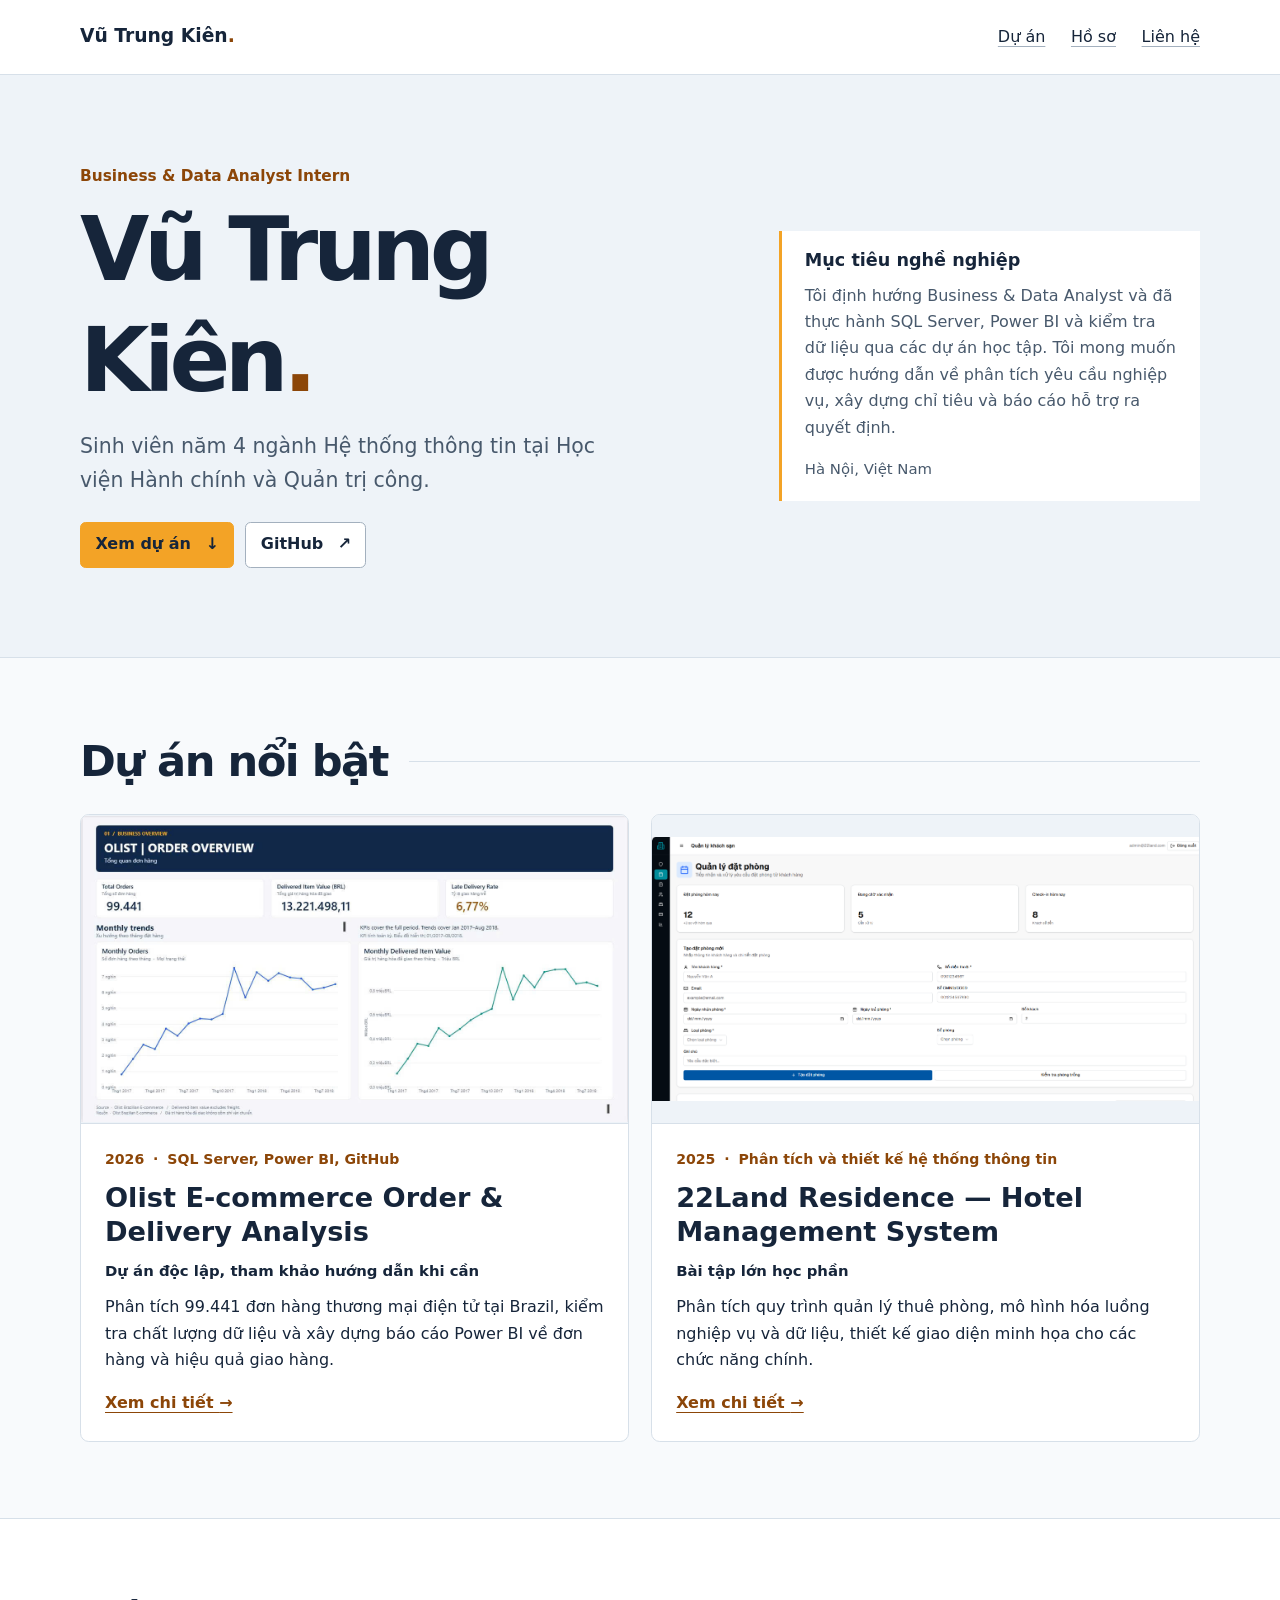
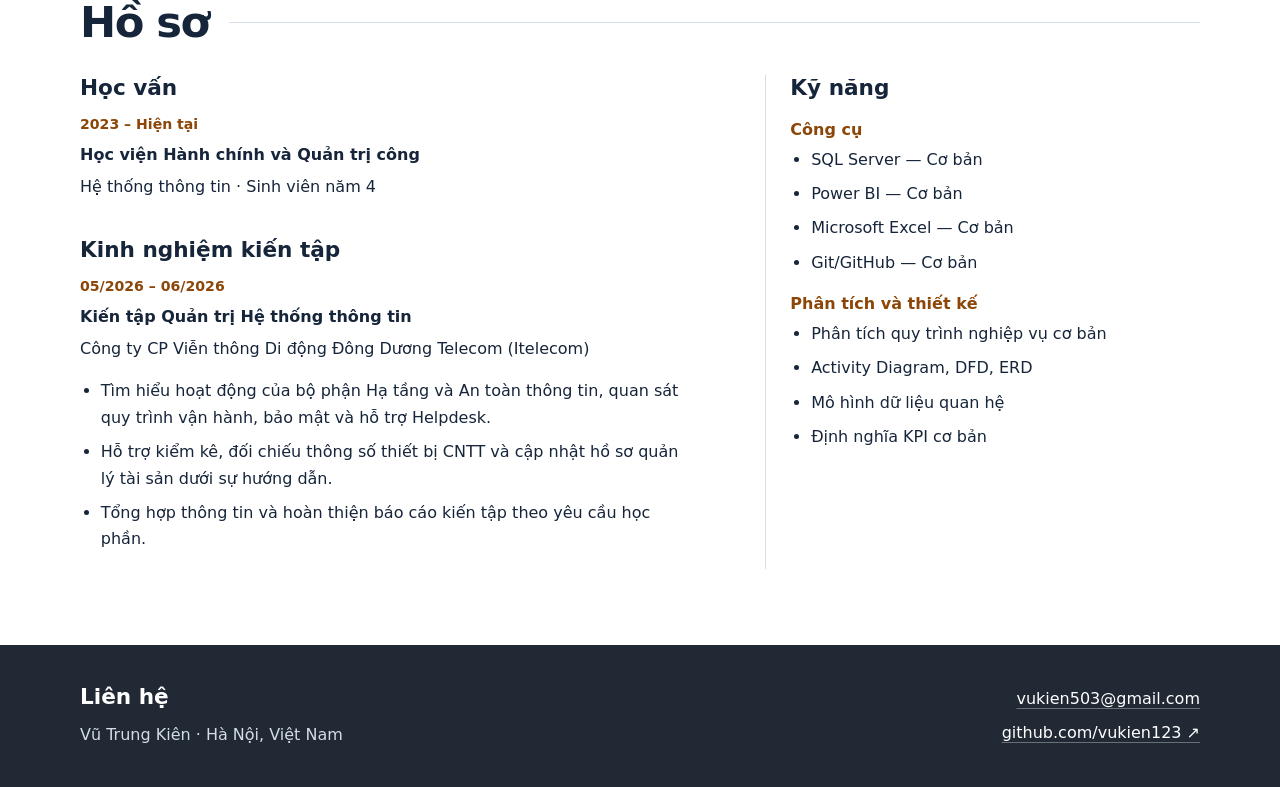
<file: index.html>
<!doctype html>
<html lang="vi">
<head>
  <meta charset="utf-8">
  <meta name="viewport" content="width=device-width, initial-scale=1">
  <meta name="description" content="Portfolio của Vũ Trung Kiên, ứng tuyển Business &amp; Data Analyst Intern.">
  <title>Vũ Trung Kiên | Business &amp; Data Analyst Intern</title>
  <link rel="stylesheet" href="assets/site.css">
</head>
<body>
  <a class="skip" href="#main">Đến nội dung chính</a>
  <header class="site-header">
    <nav class="wrap nav" aria-label="Điều hướng chính">
      <a class="brand" href="index.html" aria-current="page">Vũ Trung Kiên<span>.</span></a>
      <div class="nav-links"><a href="#du-an">Dự án</a><a href="#ho-so">Hồ sơ</a><a href="#lien-he">Liên hệ</a></div>
    </nav>
  </header>
  <main id="main">
    <section class="hero" aria-labelledby="hero-title">
      <div class="wrap hero-grid">
        <div>
          <p class="eyebrow">Business &amp; Data Analyst Intern</p>
          <h1 id="hero-title">Vũ Trung Kiên<span>.</span></h1>
          <p class="intro">Sinh viên năm 4 ngành Hệ thống thông tin tại Học viện Hành chính và Quản trị công.</p>
          <div class="actions"><a class="button" href="#du-an">Xem dự án <span aria-hidden="true">↓</span></a><a class="button secondary" href="https://github.com/vukien123">GitHub <span aria-hidden="true">↗</span></a></div>
        </div>
        <aside class="hero-note" aria-labelledby="objective-title">
          <h2 id="objective-title">Mục tiêu nghề nghiệp</h2>
          <p>Tôi định hướng Business &amp; Data Analyst và đã thực hành SQL Server, Power BI và kiểm tra dữ liệu qua các dự án học tập. Tôi mong muốn được hướng dẫn về phân tích yêu cầu nghiệp vụ, xây dựng chỉ tiêu và báo cáo hỗ trợ ra quyết định.</p>
          <p class="location">Hà Nội, Việt Nam</p>
        </aside>
      </div>
    </section>

    <section id="du-an" class="wrap section" aria-labelledby="projects-title">
      <div class="section-heading"><h2 id="projects-title">Dự án nổi bật</h2></div>
      <div class="project-grid">
        <article class="project-card">
          <a href="olist.html" class="project-image" tabindex="-1" aria-hidden="true"><img src="assets/dashboard_overview.png" width="1328" height="742" alt=""></a>
          <div class="card-copy">
            <p class="meta">2026 <span>·</span> SQL Server, Power BI, GitHub</p>
            <h3><a href="olist.html">Olist E-commerce Order &amp; Delivery Analysis</a></h3>
            <p class="role">Dự án độc lập, tham khảo hướng dẫn khi cần</p>
            <p>Phân tích 99.441 đơn hàng thương mại điện tử tại Brazil, kiểm tra chất lượng dữ liệu và xây dựng báo cáo Power BI về đơn hàng và hiệu quả giao hàng.</p>
            <a class="text-link" href="olist.html" aria-label="Xem chi tiết dự án Olist">Xem chi tiết <span aria-hidden="true">→</span></a>
          </div>
        </article>
        <article class="project-card">
          <a href="22land.html" class="project-image" tabindex="-1" aria-hidden="true"><img src="assets/booking-ui.png" width="1299" height="627" alt=""></a>
          <div class="card-copy">
            <p class="meta">2025 <span>·</span> Phân tích và thiết kế hệ thống thông tin</p>
            <h3><a href="22land.html">22Land Residence — Hotel Management System</a></h3>
            <p class="role">Bài tập lớn học phần</p>
            <p>Phân tích quy trình quản lý thuê phòng, mô hình hóa luồng nghiệp vụ và dữ liệu, thiết kế giao diện minh họa cho các chức năng chính.</p>
            <a class="text-link" href="22land.html" aria-label="Xem chi tiết dự án 22Land Residence">Xem chi tiết <span aria-hidden="true">→</span></a>
          </div>
        </article>
      </div>
    </section>

    <section id="ho-so" class="profile-section" aria-labelledby="profile-title">
      <div class="wrap section">
        <div class="section-heading"><h2 id="profile-title">Hồ sơ</h2></div>
        <div class="profile-grid">
          <div>
            <section class="profile-block" aria-labelledby="education-title">
              <h3 id="education-title">Học vấn</h3>
              <p class="meta">2023 – Hiện tại</p>
              <p><strong>Học viện Hành chính và Quản trị công</strong></p>
              <p>Hệ thống thông tin · Sinh viên năm 4</p>
            </section>
            <section class="profile-block" aria-labelledby="intern-title">
              <h3 id="intern-title">Kinh nghiệm kiến tập</h3>
              <p class="meta">05/2026 – 06/2026</p>
              <p><strong>Kiến tập Quản trị Hệ thống thông tin</strong></p>
              <p>Công ty CP Viễn thông Di động Đông Dương Telecom (Itelecom)</p>
              <ul>
                <li>Tìm hiểu hoạt động của bộ phận Hạ tầng và An toàn thông tin, quan sát quy trình vận hành, bảo mật và hỗ trợ Helpdesk.</li>
                <li>Hỗ trợ kiểm kê, đối chiếu thông số thiết bị CNTT và cập nhật hồ sơ quản lý tài sản dưới sự hướng dẫn.</li>
                <li>Tổng hợp thông tin và hoàn thiện báo cáo kiến tập theo yêu cầu học phần.</li>
              </ul>
            </section>
          </div>
          <section class="profile-block skills" aria-labelledby="skills-title">
            <h3 id="skills-title">Kỹ năng</h3>
            <h4>Công cụ</h4>
            <ul><li>SQL Server — Cơ bản</li><li>Power BI — Cơ bản</li><li>Microsoft Excel — Cơ bản</li><li>Git/GitHub — Cơ bản</li></ul>
            <h4>Phân tích và thiết kế</h4>
            <ul><li>Phân tích quy trình nghiệp vụ cơ bản</li><li>Activity Diagram, DFD, ERD</li><li>Mô hình dữ liệu quan hệ</li><li>Định nghĩa KPI cơ bản</li></ul>
          </section>
        </div>
      </div>
    </section>
  </main>
  <footer class="site-footer" id="lien-he">
    <div class="wrap footer-grid"><div><h2>Liên hệ</h2><p>Vũ Trung Kiên · Hà Nội, Việt Nam</p></div><div class="footer-links"><a href="mailto:vukien503@gmail.com">vukien503@gmail.com</a><a href="https://github.com/vukien123">github.com/vukien123 <span aria-hidden="true">↗</span></a></div></div>
  </footer>
</body>
</html>
</file>
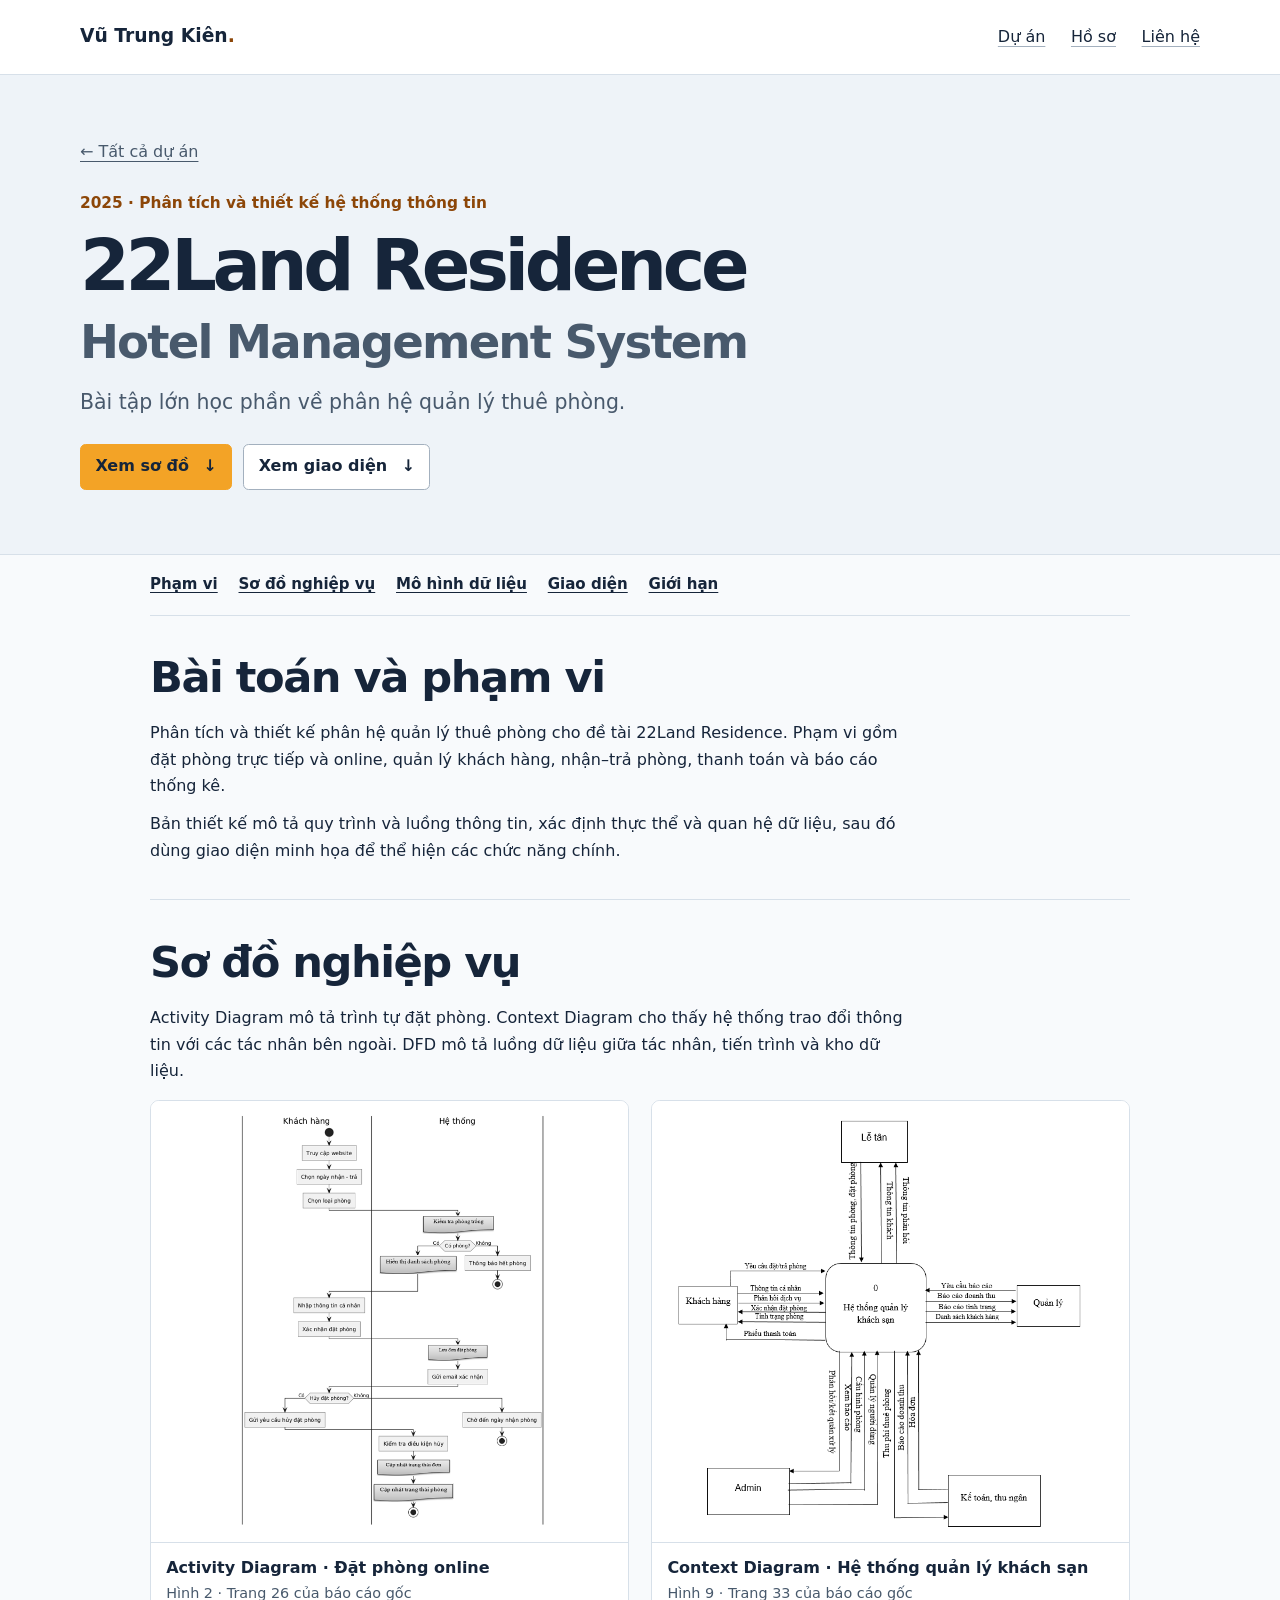
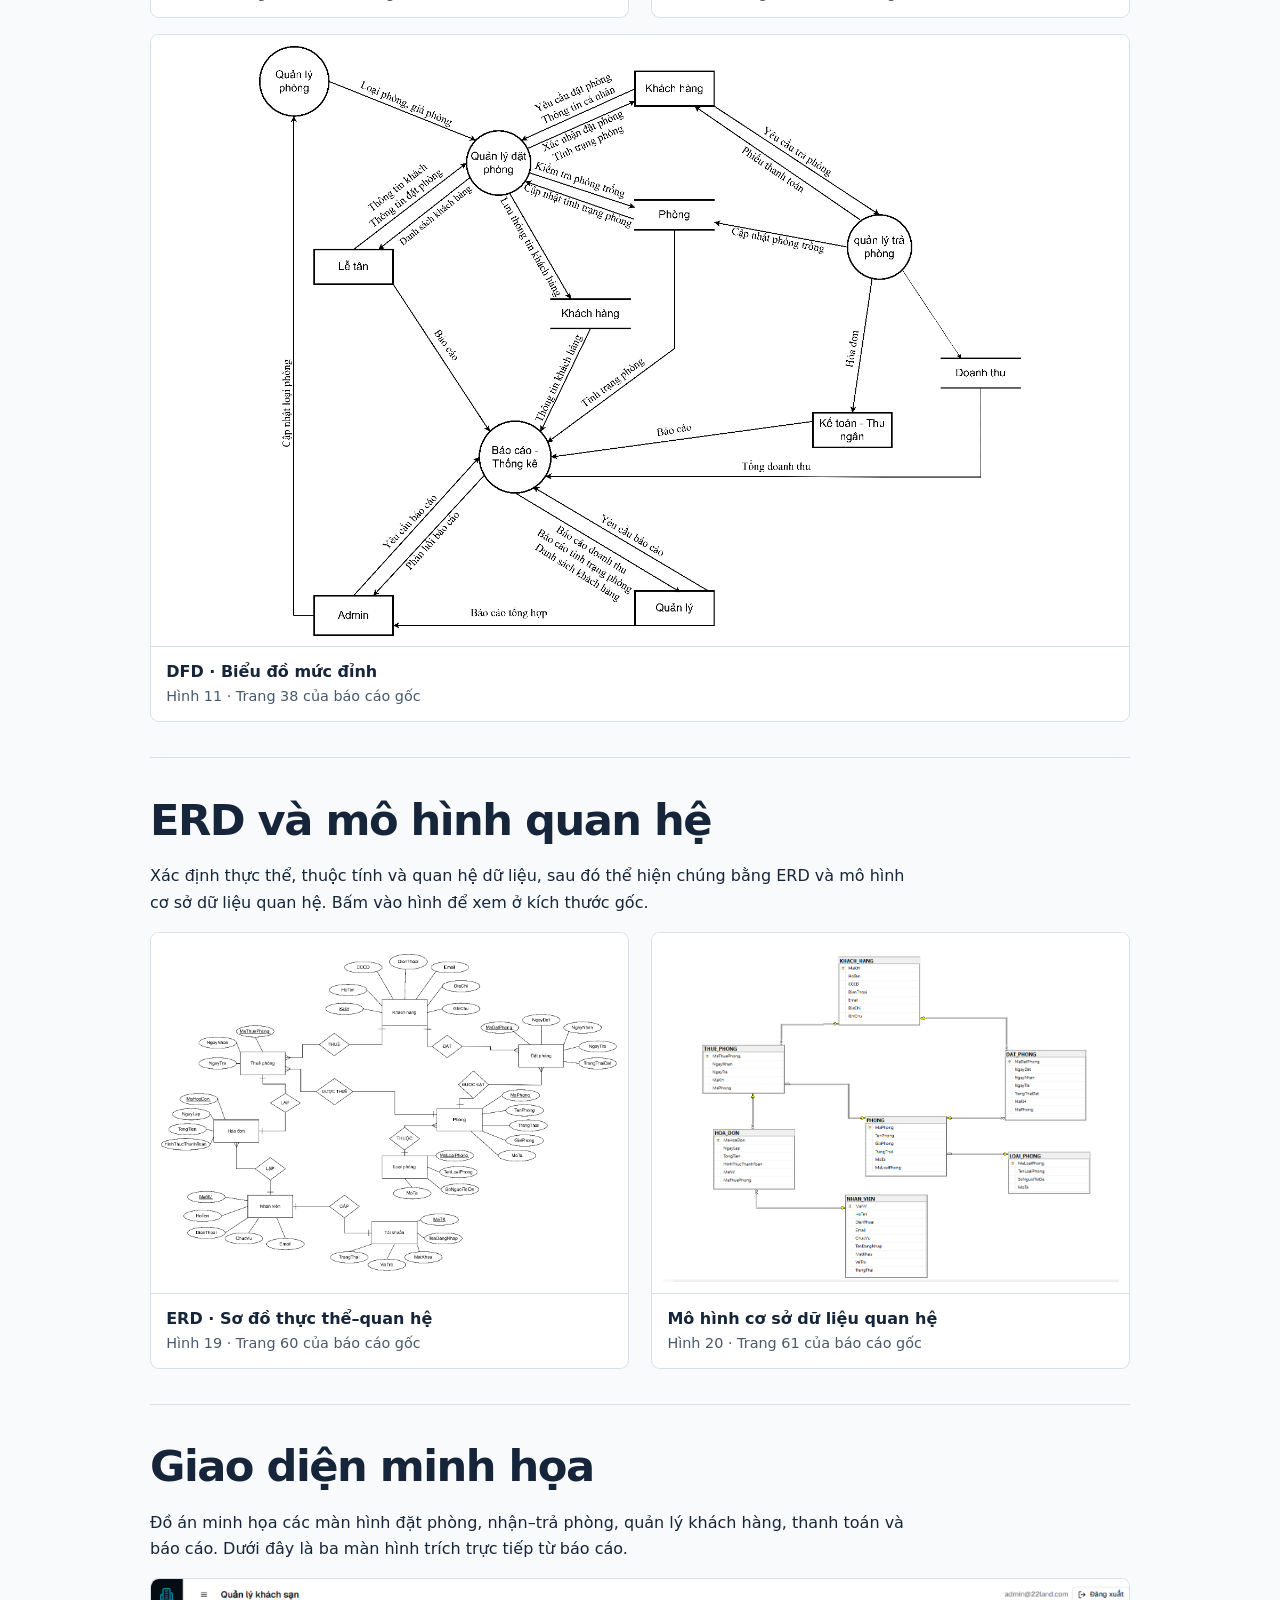
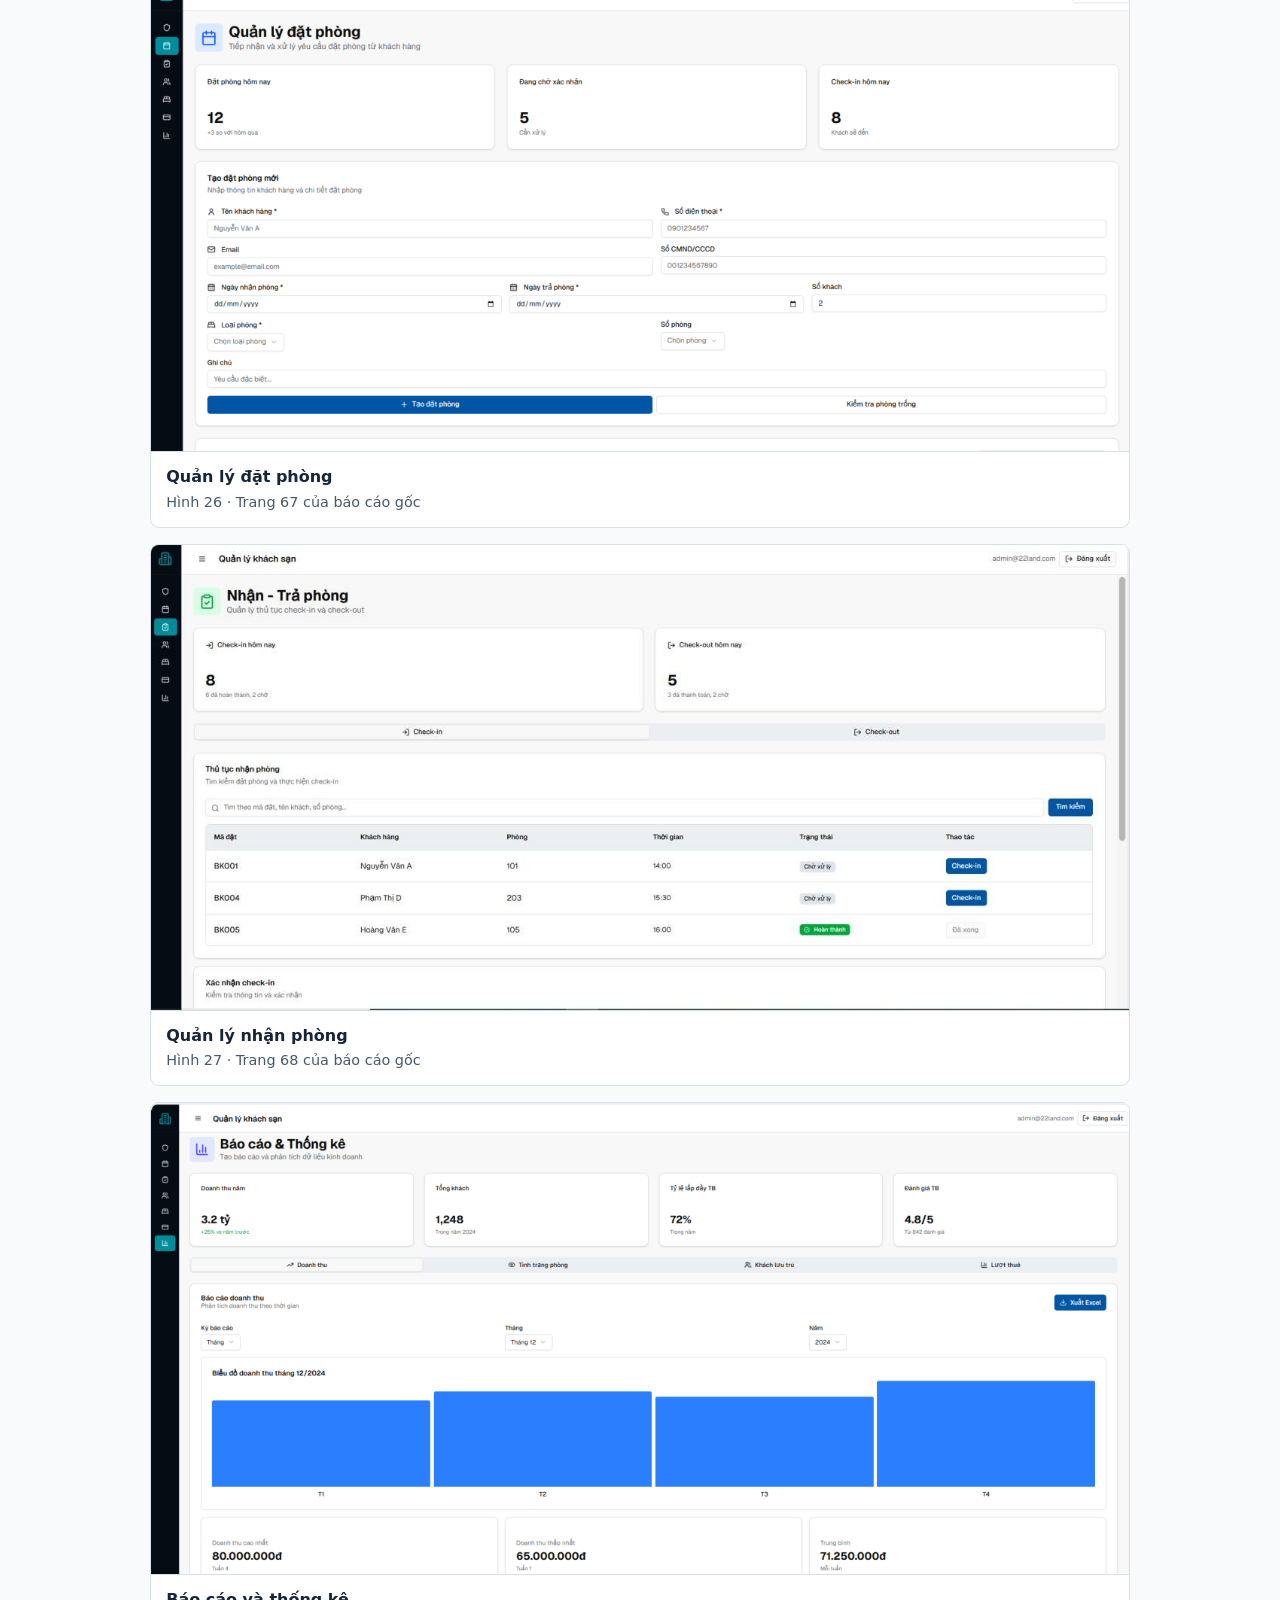
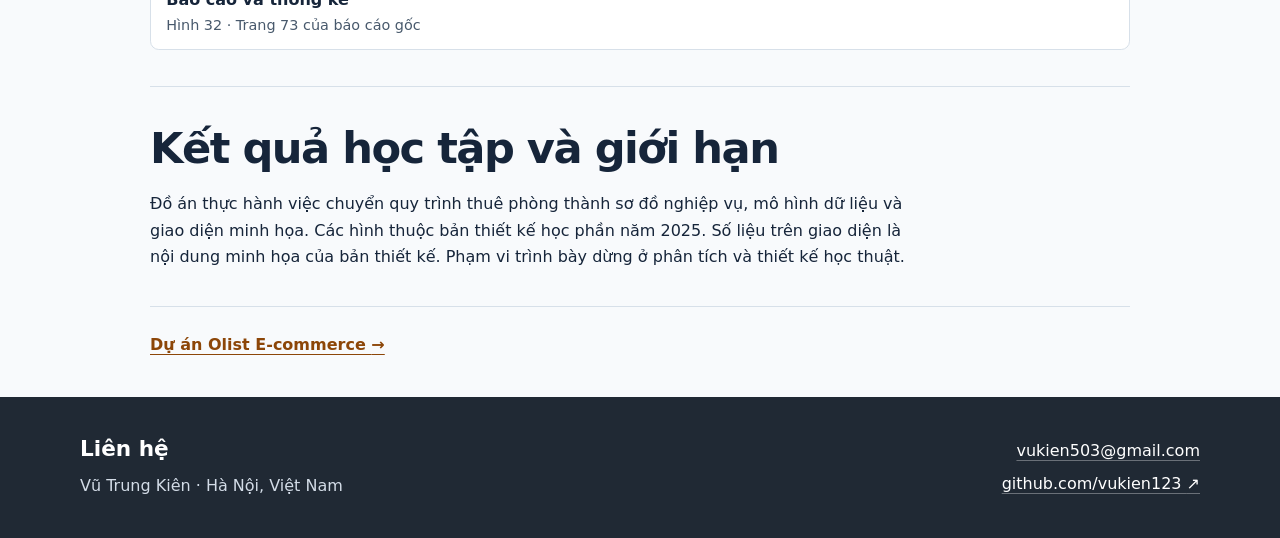
<file: 22land.html>
<!doctype html>
<html lang="vi">
<head>
  <meta charset="utf-8">
  <meta name="viewport" content="width=device-width, initial-scale=1">
  <meta name="description" content="Đồ án học phần về phân tích và thiết kế phân hệ quản lý thuê phòng 22Land Residence.">
  <title>22Land Residence — Hotel Management System | Vũ Trung Kiên</title>
  <link rel="stylesheet" href="assets/site.css">
</head>
<body>
  <a class="skip" href="#main">Đến nội dung chính</a>
  <header class="site-header"><nav class="wrap nav" aria-label="Điều hướng chính"><a class="brand" href="index.html">Vũ Trung Kiên<span>.</span></a><div class="nav-links"><a href="index.html#du-an">Dự án</a><a href="index.html#ho-so">Hồ sơ</a><a href="index.html#lien-he">Liên hệ</a></div></nav></header>
  <main id="main">
    <section class="hero case-hero" aria-labelledby="case-title">
      <div class="wrap">
        <a class="back-link" href="index.html#du-an">← Tất cả dự án</a>
        <p class="eyebrow">2025 · Phân tích và thiết kế hệ thống thông tin</p>
        <h1 id="case-title">22Land Residence<span class="title-sub">Hotel Management System</span></h1>
        <p class="intro">Bài tập lớn học phần về phân hệ quản lý thuê phòng.</p>
        <div class="actions"><a class="button" href="#so-do">Xem sơ đồ <span aria-hidden="true">↓</span></a><a class="button secondary" href="#giao-dien">Xem giao diện <span aria-hidden="true">↓</span></a></div>
      </div>
    </section>

    <div class="wrap case-content">
      <nav class="section-nav" aria-label="Nội dung dự án"><a href="#pham-vi">Phạm vi</a><a href="#so-do">Sơ đồ nghiệp vụ</a><a href="#du-lieu">Mô hình dữ liệu</a><a href="#giao-dien">Giao diện</a><a href="#gioi-han">Giới hạn</a></nav>

      <section class="case-section" id="pham-vi">
        <h2>Bài toán và phạm vi</h2>
        <p>Phân tích và thiết kế phân hệ quản lý thuê phòng cho đề tài 22Land Residence. Phạm vi gồm đặt phòng trực tiếp và online, quản lý khách hàng, nhận–trả phòng, thanh toán và báo cáo thống kê.</p>
        <p>Bản thiết kế mô tả quy trình và luồng thông tin, xác định thực thể và quan hệ dữ liệu, sau đó dùng giao diện minh họa để thể hiện các chức năng chính.</p>
      </section>

      <section class="case-section" id="so-do">
        <h2>Sơ đồ nghiệp vụ</h2>
        <p>Activity Diagram mô tả trình tự đặt phòng. Context Diagram cho thấy hệ thống trao đổi thông tin với các tác nhân bên ngoài. DFD mô tả luồng dữ liệu giữa tác nhân, tiến trình và kho dữ liệu.</p>
        <div class="figure-grid">
          <figure class="evidence diagram"><a href="assets/booking-activity.png" aria-label="Mở ảnh gốc sơ đồ hoạt động đặt phòng online"><img src="assets/booking-activity.png" width="598" height="788" alt="Sơ đồ hoạt động đặt phòng online với hai làn khách hàng và hệ thống"></a><figcaption><strong>Activity Diagram · Đặt phòng online</strong><span>Hình 2 · Trang 26 của báo cáo gốc</span></figcaption></figure>
          <figure class="evidence diagram"><a href="assets/context.png" aria-label="Mở ảnh gốc biểu đồ ngữ cảnh"><img src="assets/context.png" width="777" height="720" alt="Biểu đồ ngữ cảnh hệ thống quản lý khách sạn và các tác nhân bên ngoài"></a><figcaption><strong>Context Diagram · Hệ thống quản lý khách sạn</strong><span>Hình 9 · Trang 33 của báo cáo gốc</span></figcaption></figure>
        </div>
        <figure class="evidence diagram diagram-wide"><a href="assets/dfd.png" aria-label="Mở ảnh gốc DFD mức đỉnh"><img src="assets/dfd.png" width="1430" height="1106" alt="DFD mức đỉnh với các tiến trình quản lý thuê phòng, thanh toán và báo cáo"></a><figcaption><strong>DFD · Biểu đồ mức đỉnh</strong><span>Hình 11 · Trang 38 của báo cáo gốc</span></figcaption></figure>
      </section>

      <section class="case-section" id="du-lieu">
        <h2>ERD và mô hình quan hệ</h2>
        <p>Xác định thực thể, thuộc tính và quan hệ dữ liệu, sau đó thể hiện chúng bằng ERD và mô hình cơ sở dữ liệu quan hệ. Bấm vào hình để xem ở kích thước gốc.</p>
        <div class="figure-grid">
          <figure class="evidence diagram"><a href="assets/erd.png" aria-label="Mở ảnh gốc ERD"><img src="assets/erd.png" width="1430" height="994" alt="ERD thể hiện các thực thể, thuộc tính và quan hệ trong phân hệ"></a><figcaption><strong>ERD · Sơ đồ thực thể–quan hệ</strong><span>Hình 19 · Trang 60 của báo cáo gốc</span></figcaption></figure>
          <figure class="evidence diagram"><a href="assets/relational.png" aria-label="Mở ảnh gốc mô hình cơ sở dữ liệu quan hệ"><img src="assets/relational.png" width="1085" height="806" alt="Mô hình cơ sở dữ liệu quan hệ với các bảng và liên kết"></a><figcaption><strong>Mô hình cơ sở dữ liệu quan hệ</strong><span>Hình 20 · Trang 61 của báo cáo gốc</span></figcaption></figure>
        </div>
      </section>

      <section class="case-section" id="giao-dien">
        <h2>Giao diện minh họa</h2>
        <p>Đồ án minh họa các màn hình đặt phòng, nhận–trả phòng, quản lý khách hàng, thanh toán và báo cáo. Dưới đây là ba màn hình trích trực tiếp từ báo cáo.</p>
        <figure class="evidence"><a href="assets/booking-ui.png" aria-label="Mở ảnh gốc giao diện đặt phòng"><img src="assets/booking-ui.png" width="1299" height="627" alt="Màn hình minh họa quản lý đặt phòng"></a><figcaption><strong>Quản lý đặt phòng</strong><span>Hình 26 · Trang 67 của báo cáo gốc</span></figcaption></figure>
        <figure class="evidence"><a href="assets/checkin-ui.jpg" aria-label="Mở ảnh gốc giao diện nhận phòng"><img src="assets/checkin-ui.jpg" width="1299" height="618" alt="Màn hình minh họa quản lý nhận phòng"></a><figcaption><strong>Quản lý nhận phòng</strong><span>Hình 27 · Trang 68 của báo cáo gốc</span></figcaption></figure>
        <figure class="evidence"><a href="assets/reporting-ui.png" aria-label="Mở ảnh gốc giao diện báo cáo"><img src="assets/reporting-ui.png" width="1299" height="626" alt="Màn hình minh họa báo cáo và thống kê"></a><figcaption><strong>Báo cáo và thống kê</strong><span>Hình 32 · Trang 73 của báo cáo gốc</span></figcaption></figure>
      </section>

      <section class="case-section" id="gioi-han">
        <h2>Kết quả học tập và giới hạn</h2>
        <p>Đồ án thực hành việc chuyển quy trình thuê phòng thành sơ đồ nghiệp vụ, mô hình dữ liệu và giao diện minh họa. Các hình thuộc bản thiết kế học phần năm 2025. Số liệu trên giao diện là nội dung minh họa của bản thiết kế. Phạm vi trình bày dừng ở phân tích và thiết kế học thuật.</p>
      </section>
      <div class="case-next"><a class="text-link" href="olist.html">Dự án Olist E-commerce <span aria-hidden="true">→</span></a></div>
    </div>
  </main>
  <footer class="site-footer"><div class="wrap footer-grid"><div><h2>Liên hệ</h2><p>Vũ Trung Kiên · Hà Nội, Việt Nam</p></div><div class="footer-links"><a href="mailto:vukien503@gmail.com">vukien503@gmail.com</a><a href="https://github.com/vukien123">github.com/vukien123 <span aria-hidden="true">↗</span></a></div></div></footer>
</body>
</html>
</file>
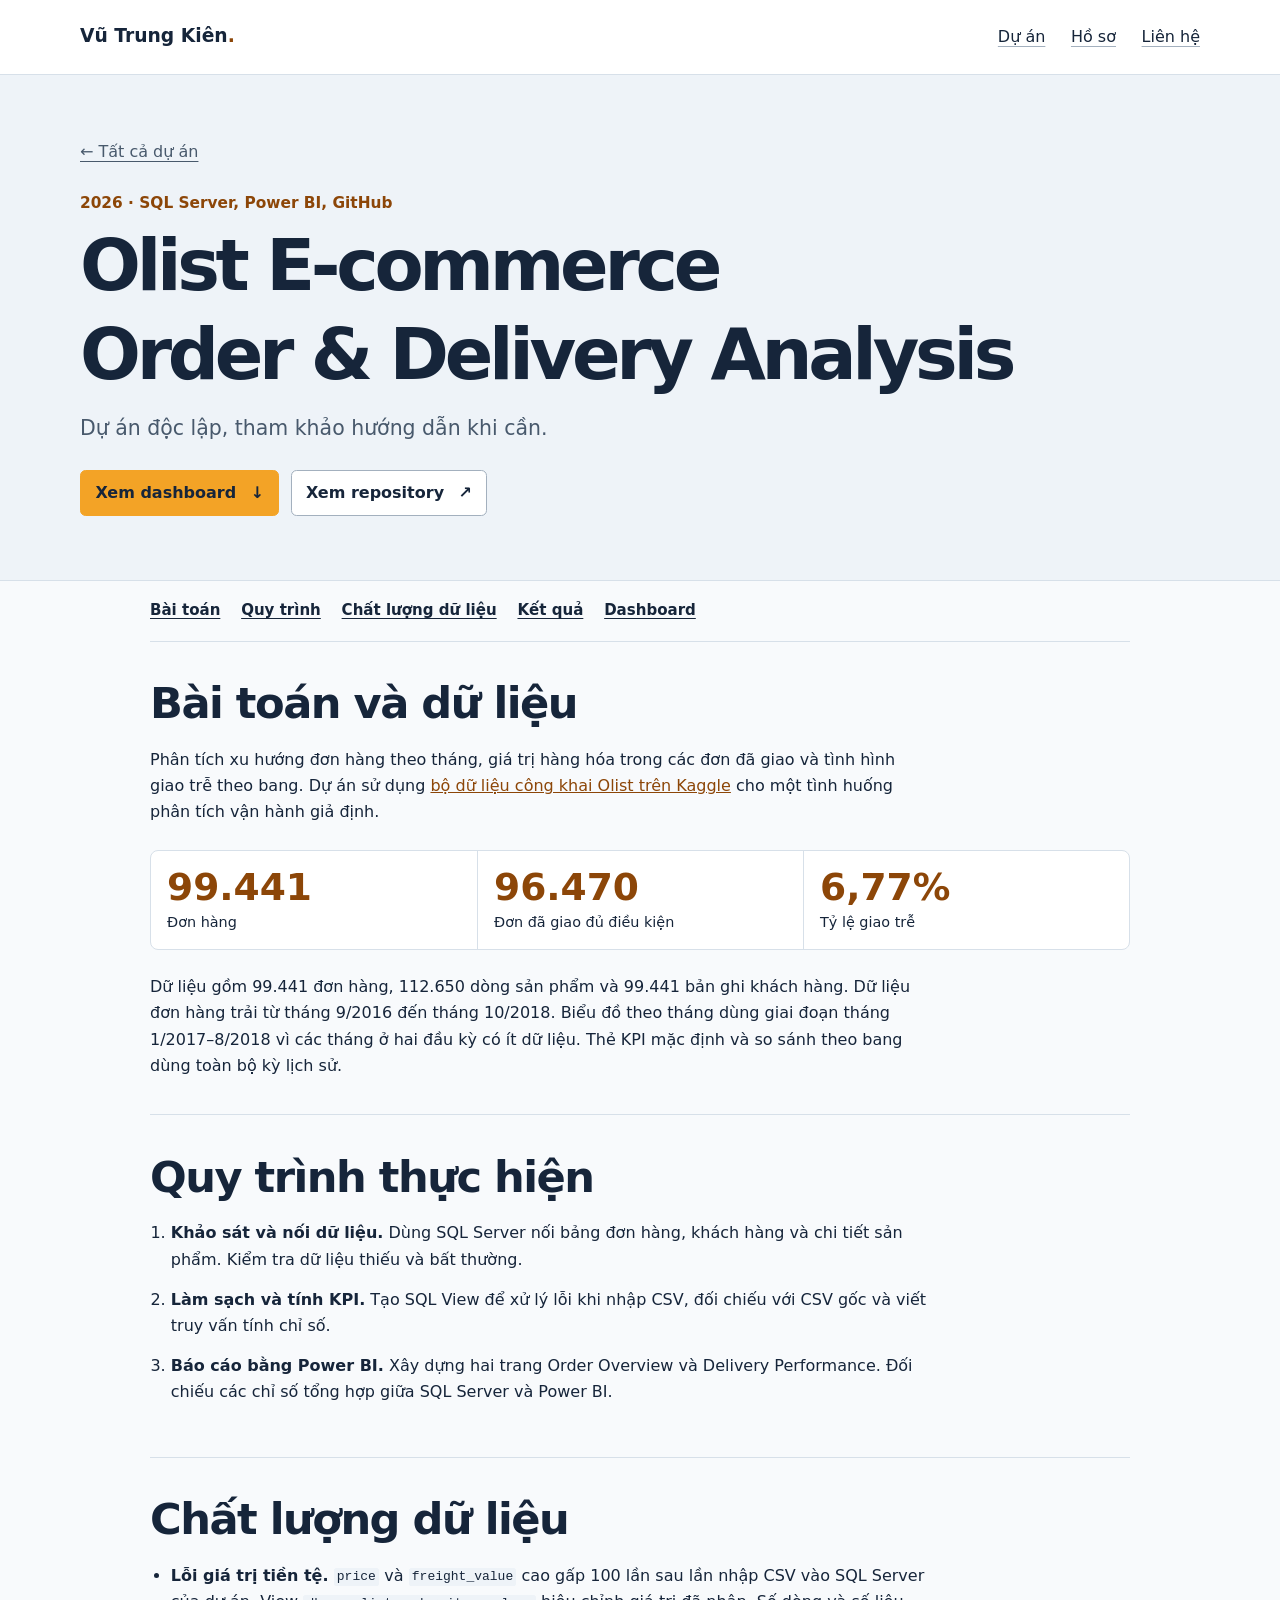
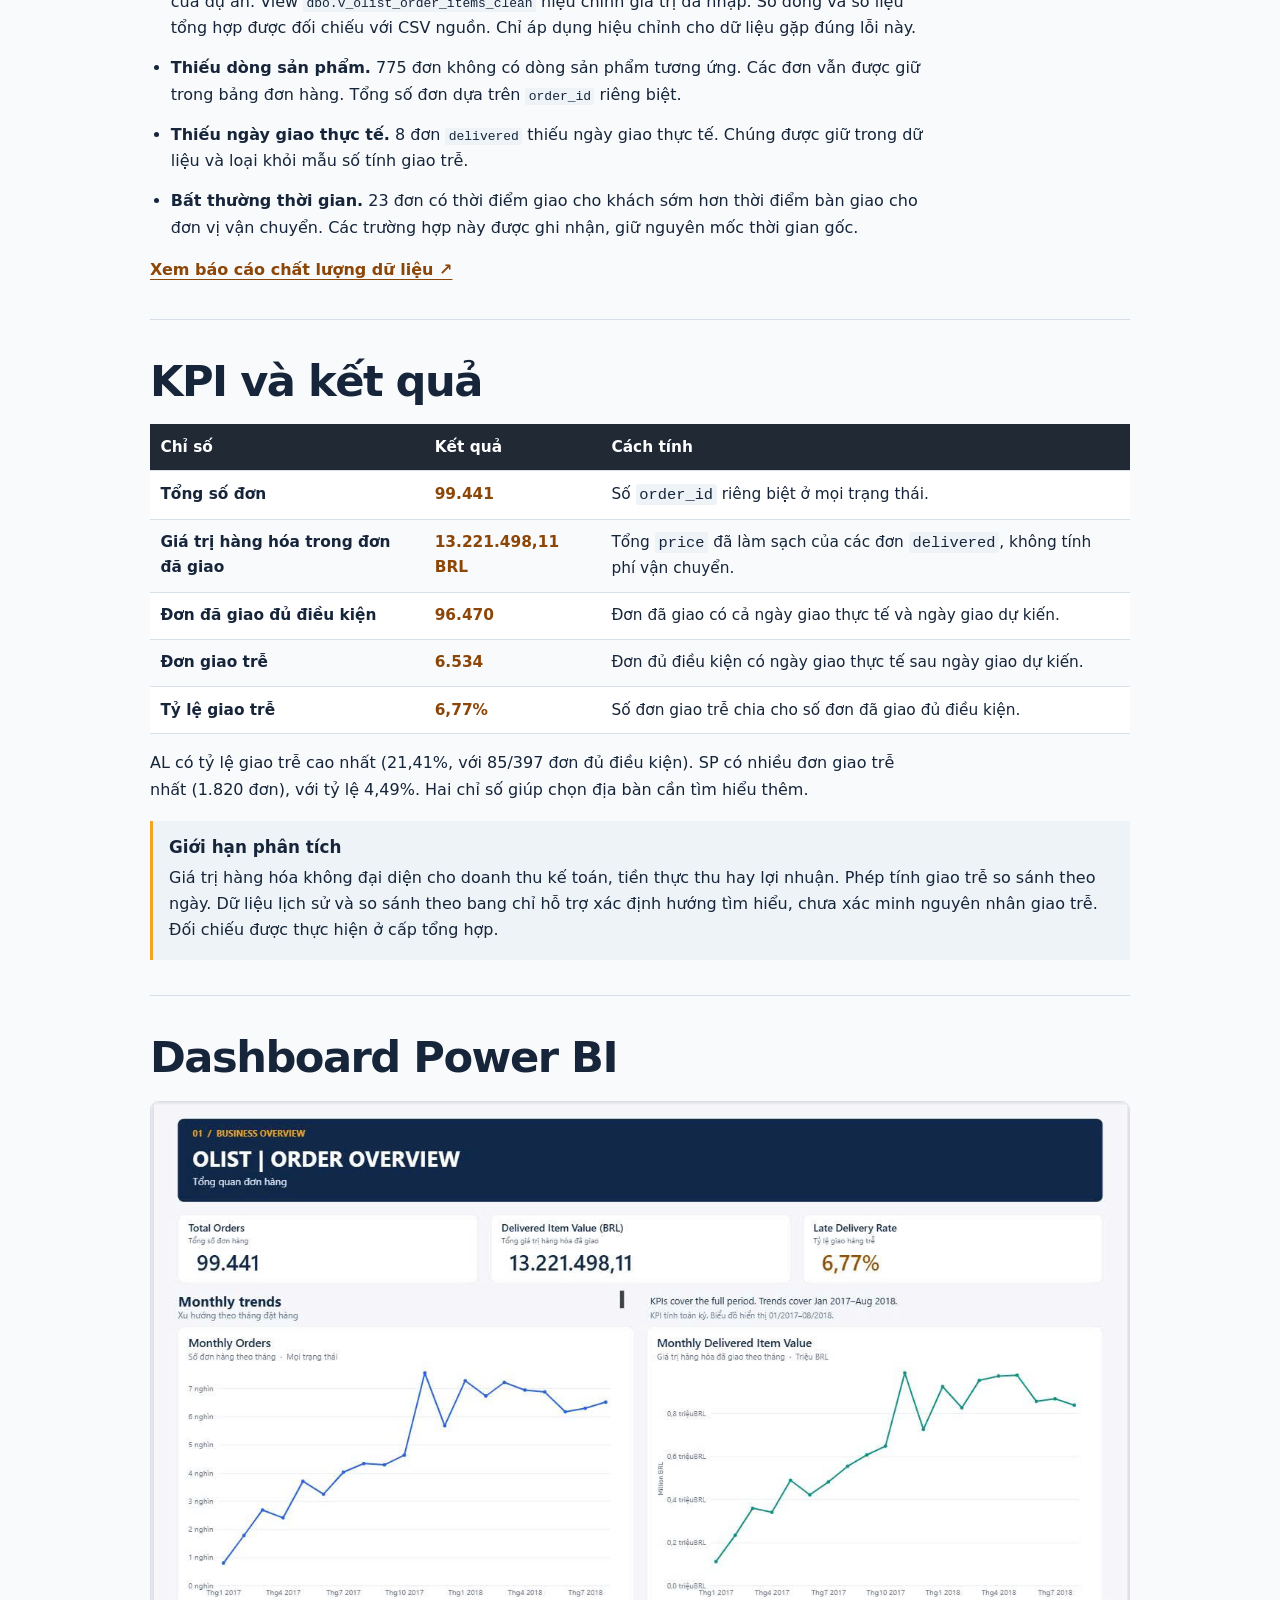
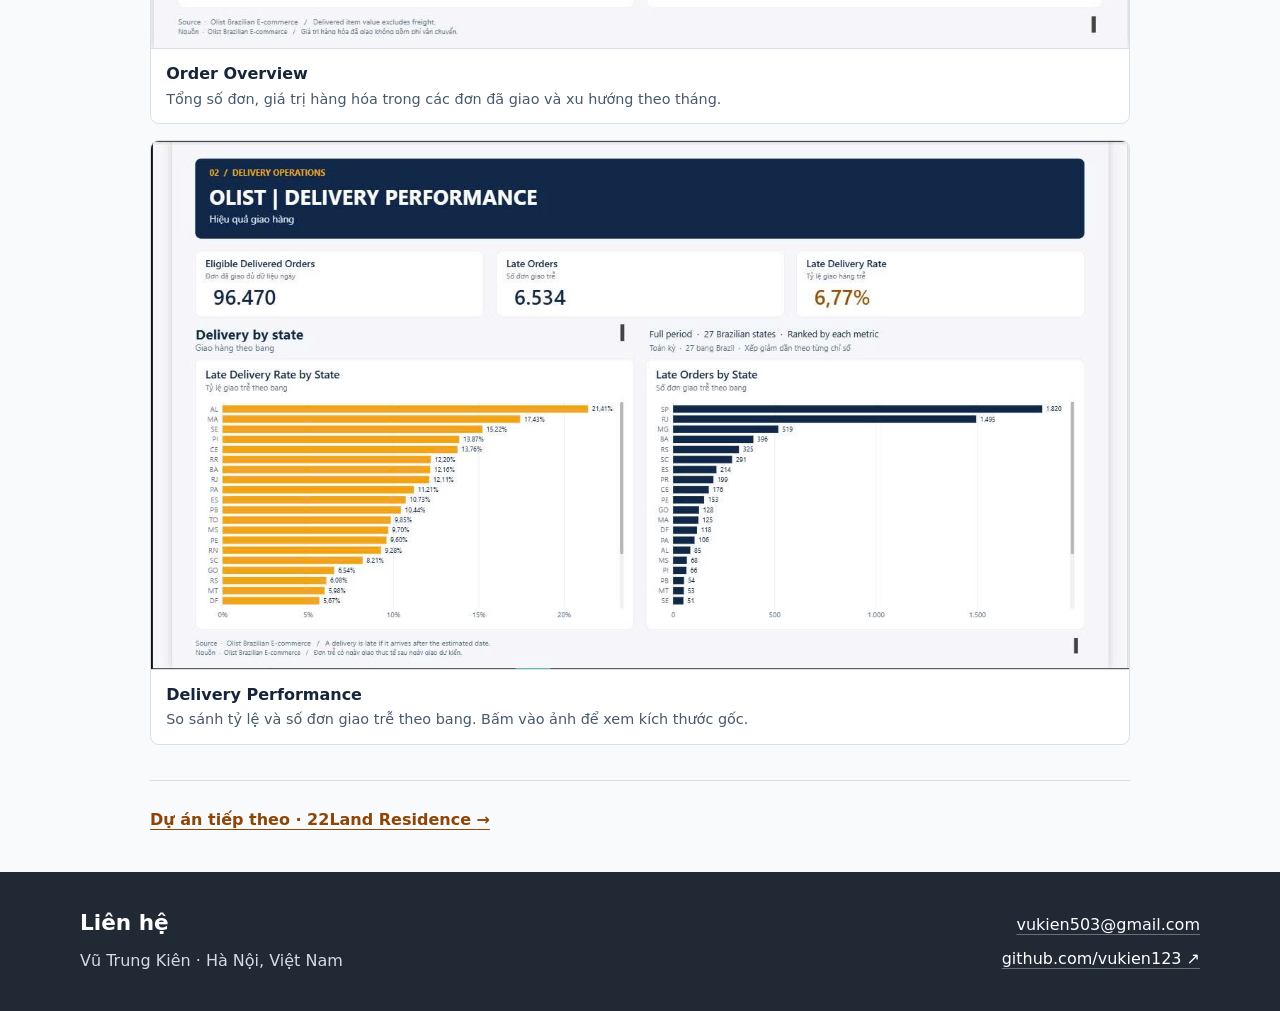
<file: olist.html>
<!doctype html>
<html lang="vi">
<head>
  <meta charset="utf-8">
  <meta name="viewport" content="width=device-width, initial-scale=1">
  <meta name="description" content="Phân tích đơn hàng và hiệu quả giao hàng Olist bằng SQL Server và Power BI.">
  <title>Olist E-commerce Order &amp; Delivery Analysis | Vũ Trung Kiên</title>
  <link rel="stylesheet" href="assets/site.css">
</head>
<body>
  <a class="skip" href="#main">Đến nội dung chính</a>
  <header class="site-header"><nav class="wrap nav" aria-label="Điều hướng chính"><a class="brand" href="index.html">Vũ Trung Kiên<span>.</span></a><div class="nav-links"><a href="index.html#du-an">Dự án</a><a href="index.html#ho-so">Hồ sơ</a><a href="index.html#lien-he">Liên hệ</a></div></nav></header>
  <main id="main">
    <section class="hero case-hero" aria-labelledby="case-title">
      <div class="wrap">
        <a class="back-link" href="index.html#du-an">← Tất cả dự án</a>
        <p class="eyebrow">2026 · SQL Server, Power BI, GitHub</p>
        <h1 id="case-title">Olist E-commerce<br>Order &amp; Delivery Analysis</h1>
        <p class="intro">Dự án độc lập, tham khảo hướng dẫn khi cần.</p>
        <div class="actions"><a class="button" href="#dashboard">Xem dashboard <span aria-hidden="true">↓</span></a><a class="button secondary" href="https://github.com/vukien123/Ecommerce-Olist-Analysis">Xem repository <span aria-hidden="true">↗</span></a></div>
      </div>
    </section>

    <div class="wrap case-content">
      <nav class="section-nav" aria-label="Nội dung dự án"><a href="#bai-toan">Bài toán</a><a href="#quy-trinh">Quy trình</a><a href="#chat-luong">Chất lượng dữ liệu</a><a href="#ket-qua">Kết quả</a><a href="#dashboard">Dashboard</a></nav>

      <section class="case-section" id="bai-toan">
        <h2>Bài toán và dữ liệu</h2>
        <p>Phân tích xu hướng đơn hàng theo tháng, giá trị hàng hóa trong các đơn đã giao và tình hình giao trễ theo bang. Dự án sử dụng <a href="https://www.kaggle.com/datasets/olistbr/brazilian-ecommerce">bộ dữ liệu công khai Olist trên Kaggle</a> cho một tình huống phân tích vận hành giả định.</p>
        <div class="stats" aria-label="Kết quả toàn kỳ"><div><strong>99.441</strong><span>Đơn hàng</span></div><div><strong>96.470</strong><span>Đơn đã giao đủ điều kiện</span></div><div><strong>6,77%</strong><span>Tỷ lệ giao trễ</span></div></div>
        <p>Dữ liệu gồm 99.441 đơn hàng, 112.650 dòng sản phẩm và 99.441 bản ghi khách hàng. Dữ liệu đơn hàng trải từ tháng 9/2016 đến tháng 10/2018. Biểu đồ theo tháng dùng giai đoạn tháng 1/2017–8/2018 vì các tháng ở hai đầu kỳ có ít dữ liệu. Thẻ KPI mặc định và so sánh theo bang dùng toàn bộ kỳ lịch sử.</p>
      </section>

      <section class="case-section" id="quy-trinh">
        <h2>Quy trình thực hiện</h2>
        <ol class="steps">
          <li><strong>Khảo sát và nối dữ liệu.</strong> Dùng SQL Server nối bảng đơn hàng, khách hàng và chi tiết sản phẩm. Kiểm tra dữ liệu thiếu và bất thường.</li>
          <li><strong>Làm sạch và tính KPI.</strong> Tạo SQL View để xử lý lỗi khi nhập CSV, đối chiếu với CSV gốc và viết truy vấn tính chỉ số.</li>
          <li><strong>Báo cáo bằng Power BI.</strong> Xây dựng hai trang Order Overview và Delivery Performance. Đối chiếu các chỉ số tổng hợp giữa SQL Server và Power BI.</li>
        </ol>
      </section>

      <section class="case-section" id="chat-luong">
        <h2>Chất lượng dữ liệu</h2>
        <ul class="findings">
          <li><strong>Lỗi giá trị tiền tệ.</strong> <code>price</code> và <code>freight_value</code> cao gấp 100 lần sau lần nhập CSV vào SQL Server của dự án. View <code>dbo.v_olist_order_items_clean</code> hiệu chỉnh giá trị đã nhập. Số dòng và số liệu tổng hợp được đối chiếu với CSV nguồn. Chỉ áp dụng hiệu chỉnh cho dữ liệu gặp đúng lỗi này.</li>
          <li><strong>Thiếu dòng sản phẩm.</strong> 775 đơn không có dòng sản phẩm tương ứng. Các đơn vẫn được giữ trong bảng đơn hàng. Tổng số đơn dựa trên <code>order_id</code> riêng biệt.</li>
          <li><strong>Thiếu ngày giao thực tế.</strong> 8 đơn <code>delivered</code> thiếu ngày giao thực tế. Chúng được giữ trong dữ liệu và loại khỏi mẫu số tính giao trễ.</li>
          <li><strong>Bất thường thời gian.</strong> 23 đơn có thời điểm giao cho khách sớm hơn thời điểm bàn giao cho đơn vị vận chuyển. Các trường hợp này được ghi nhận, giữ nguyên mốc thời gian gốc.</li>
        </ul>
        <a class="text-link" href="https://github.com/vukien123/Ecommerce-Olist-Analysis/blob/main/docs/data_quality_report.md">Xem báo cáo chất lượng dữ liệu <span aria-hidden="true">↗</span></a>
      </section>

      <section class="case-section" id="ket-qua">
        <h2>KPI và kết quả</h2>
        <table class="kpi-table" aria-label="Kết quả và định nghĩa KPI Olist">
          <thead><tr><th scope="col">Chỉ số</th><th scope="col">Kết quả</th><th scope="col">Cách tính</th></tr></thead>
          <tbody>
            <tr><th scope="row">Tổng số đơn</th><td>99.441</td><td>Số <code>order_id</code> riêng biệt ở mọi trạng thái.</td></tr>
            <tr><th scope="row">Giá trị hàng hóa trong đơn đã giao</th><td>13.221.498,11 BRL</td><td>Tổng <code>price</code> đã làm sạch của các đơn <code>delivered</code>, không tính phí vận chuyển.</td></tr>
            <tr><th scope="row">Đơn đã giao đủ điều kiện</th><td>96.470</td><td>Đơn đã giao có cả ngày giao thực tế và ngày giao dự kiến.</td></tr>
            <tr><th scope="row">Đơn giao trễ</th><td>6.534</td><td>Đơn đủ điều kiện có ngày giao thực tế sau ngày giao dự kiến.</td></tr>
            <tr><th scope="row">Tỷ lệ giao trễ</th><td>6,77%</td><td>Số đơn giao trễ chia cho số đơn đã giao đủ điều kiện.</td></tr>
          </tbody>
        </table>
        <p>AL có tỷ lệ giao trễ cao nhất (21,41%, với 85/397 đơn đủ điều kiện). SP có nhiều đơn giao trễ nhất (1.820 đơn), với tỷ lệ 4,49%. Hai chỉ số giúp chọn địa bàn cần tìm hiểu thêm.</p>
        <aside class="note"><h3>Giới hạn phân tích</h3><p>Giá trị hàng hóa không đại diện cho doanh thu kế toán, tiền thực thu hay lợi nhuận. Phép tính giao trễ so sánh theo ngày. Dữ liệu lịch sử và so sánh theo bang chỉ hỗ trợ xác định hướng tìm hiểu, chưa xác minh nguyên nhân giao trễ. Đối chiếu được thực hiện ở cấp tổng hợp.</p></aside>
      </section>

      <section class="case-section" id="dashboard">
        <h2>Dashboard Power BI</h2>
        <figure class="evidence"><a href="assets/dashboard_overview.png" aria-label="Mở ảnh gốc Order Overview"><img src="assets/dashboard_overview.png" width="1328" height="742" alt="Order Overview với thẻ KPI và biểu đồ xu hướng đơn hàng, giá trị hàng hóa theo tháng"></a><figcaption><strong>Order Overview</strong><span>Tổng số đơn, giá trị hàng hóa trong các đơn đã giao và xu hướng theo tháng.</span></figcaption></figure>
        <figure class="evidence"><a href="assets/dashboard_delivery.png" aria-label="Mở ảnh gốc Delivery Performance"><img src="assets/dashboard_delivery.png" width="1381" height="745" alt="Delivery Performance với tỷ lệ và số đơn giao trễ theo bang"></a><figcaption><strong>Delivery Performance</strong><span>So sánh tỷ lệ và số đơn giao trễ theo bang. Bấm vào ảnh để xem kích thước gốc.</span></figcaption></figure>
      </section>
      <div class="case-next"><a class="text-link" href="22land.html">Dự án tiếp theo · 22Land Residence <span aria-hidden="true">→</span></a></div>
    </div>
  </main>
  <footer class="site-footer"><div class="wrap footer-grid"><div><h2>Liên hệ</h2><p>Vũ Trung Kiên · Hà Nội, Việt Nam</p></div><div class="footer-links"><a href="mailto:vukien503@gmail.com">vukien503@gmail.com</a><a href="https://github.com/vukien123">github.com/vukien123 <span aria-hidden="true">↗</span></a></div></div></footer>
</body>
</html>
</file>
<file: assets/site.css>
:root {
  color-scheme: light;
  --charcoal: #202934;
  --ink: #16253a;
  --muted: #48596c;
  --paper: #f8fafc;
  --line: #d7e0e9;
  --surface: #eef3f8;
  --orange: #f3a326;
  --burnt: #8c4608;
  --white: #fff;
  font-family: "Be Vietnam Pro", "Segoe UI", system-ui, sans-serif;
  line-height: 1.65;
  color: var(--ink);
  background: var(--paper);
}

* { box-sizing: border-box; }
body, figure { margin: 0; }
a { color: inherit; }
img { display: block; max-width: 100%; height: auto; }
h1, h2, h3, h4, p { margin: 0; }
h1, h2, h3, h4 { line-height: 1.24; }
p + p { margin-top: .75rem; }
ul, ol { padding-inline-start: 1.3rem; }
li + li { margin-top: .5rem; }
code { overflow-wrap: anywhere; background: var(--surface); padding: .1em .25em; border-radius: .2em; }
[id] { scroll-margin-top: 1.25rem; }
:focus-visible { outline: 3px solid #cc790e; outline-offset: 5px; }

.wrap { width: min(1120px, calc(100% - 4rem)); margin-inline: auto; }
.skip { position: absolute; transform: translateY(-160%); padding: .7rem 1rem; background: var(--white); color: var(--ink); z-index: 2; }
.skip:focus { transform: translateY(0); }
.site-header { background: var(--white); border-bottom: 1px solid var(--line); }
.site-footer { background: var(--charcoal); color: var(--white); }
.nav { min-height: 4.6rem; display: flex; align-items: center; justify-content: space-between; gap: .6rem 1.5rem; }
.brand { font-weight: 750; font-size: 1.17rem; text-decoration: none; }
.brand span, .hero h1 > span:not(.title-sub) { color: var(--burnt); }
.nav-links { display: flex; flex-wrap: wrap; gap: .45rem 1.6rem; }
.nav-links a, .footer-links a { text-underline-offset: .25em; }
.nav-links a { text-decoration-color: #a3b0be; }
.footer-links a { text-decoration-color: #ffffff55; }
.nav-links a:hover, .back-link:hover { color: var(--burnt); }
.footer-links a:hover { color: var(--orange); }

.hero { padding-block: clamp(3rem, 7vw, 6rem); background: var(--surface); border-bottom: 1px solid var(--line); }
.hero-grid { display: grid; grid-template-columns: 1.45fr 1fr; gap: clamp(2rem, 7vw, 6rem); align-items: center; }
.eyebrow { color: var(--burnt); font-size: .96rem; font-weight: 700; }
.hero h1 { font-size: clamp(3rem, 7vw, 6rem); letter-spacing: -.06em; margin: .3rem 0 .85rem; overflow-wrap: break-word; }
.intro { color: var(--muted); font-size: clamp(1.05rem, 2.4vw, 1.28rem); max-width: 35rem; }
.hero-note { border-left: 3px solid var(--orange); padding: 1.2rem 1.4rem; background: var(--white); }
.hero-note h2 { font-size: 1.1rem; margin-bottom: .65rem; }
.hero-note p, .hero-note .location { color: var(--muted); }
.hero-note .location { margin-top: 1rem; font-size: .93rem; }
.actions { display: flex; flex-wrap: wrap; gap: .7rem; margin-top: 1.5rem; }
.button { min-height: 46px; display: inline-flex; gap: .9rem; align-items: center; border: 1px solid var(--orange); border-radius: .35rem; padding: .55rem .9rem; color: var(--ink); background: var(--orange); font-weight: 700; text-decoration: none; }
.button:hover { background: #ffb948; }
.button.secondary { color: var(--ink); background: var(--white); border-color: #a3b0be; }
.button.secondary:hover { border-color: var(--burnt); color: var(--burnt); }

.section { padding-block: clamp(3rem, 6vw, 5rem); }
.section-heading { display: flex; align-items: center; gap: 1.3rem; margin-bottom: 1.6rem; }
.section-heading::after { content: ""; flex: 1; border-top: 1px solid var(--line); }
.section-heading h2, .case-section h2 { font-size: clamp(1.85rem, 4vw, 2.7rem); letter-spacing: -.035em; }
.project-grid, .figure-grid { display: grid; grid-template-columns: repeat(2, minmax(0, 1fr)); gap: 1.4rem; }
.project-card, .evidence { min-width: 0; border: 1px solid var(--line); border-radius: .55rem; overflow: hidden; background: var(--white); }
.project-card { display: flex; flex-direction: column; }
.project-image { display: block; background: var(--surface); border-bottom: 1px solid var(--line); }
.project-image img { width: 100%; aspect-ratio: 16 / 9; object-fit: contain; }
.card-copy { padding: clamp(1rem, 3vw, 1.5rem); flex: 1; display: flex; flex-direction: column; align-items: flex-start; gap: .65rem; }
.card-copy p { margin: 0; }
.card-copy h3 { font-size: clamp(1.27rem, 2.7vw, 1.7rem); }
.card-copy h3 a { text-decoration: none; }
.card-copy h3 a:hover { text-decoration: underline; text-underline-offset: .15em; }
.meta, .text-link { color: var(--burnt); font-weight: 700; }
.meta { font-size: .88rem; }
.meta span { margin-inline: .25rem; }
.role { font-size: .93rem; font-weight: 700; }
.text-link { text-underline-offset: .27em; overflow-wrap: anywhere; }
.card-copy .text-link { margin-top: auto; padding-top: .4rem; }
.profile-section { border-top: 1px solid var(--line); background: var(--white); }
.profile-grid { display: grid; grid-template-columns: 1.4fr 1fr; gap: clamp(1.5rem, 6vw, 5rem); }
.profile-block + .profile-block { margin-top: 2.3rem; }
.profile-block h3, .footer-grid h2 { font-size: 1.35rem; margin-bottom: .7rem; }
.profile-block p + p { margin-top: .35rem; }
.skills { border-left: 1px solid var(--line); padding-left: 1.5rem; }
.skills h4 { color: var(--burnt); margin-top: 1.1rem; }
.skills ul { margin-top: .45rem; }
.site-footer { padding-block: 2.4rem; }
.footer-grid { display: grid; grid-template-columns: 1fr 1fr; gap: 1.3rem; }
.footer-grid p { color: #d3dce7; }
.footer-links { display: flex; flex-direction: column; align-items: end; justify-content: center; gap: .45rem; overflow-wrap: anywhere; }

.case-hero { padding-block: clamp(2rem, 5vw, 4.5rem); }
.case-hero h1 { font-size: clamp(2.2rem, 5.6vw, 4.55rem); }
.back-link { display: inline-block; margin-bottom: 1.6rem; color: var(--muted); text-underline-offset: .24em; }
.title-sub { display: block; font-size: .65em; color: var(--muted); margin-top: .3rem; letter-spacing: -.04em; }
.case-content { max-width: 980px; }
.section-nav { display: flex; flex-wrap: wrap; gap: .4rem 1.3rem; padding-block: 1.1rem; border-bottom: 1px solid var(--line); }
.section-nav a { text-underline-offset: .2em; font-weight: 650; font-size: .94rem; }
.section-nav a:hover, .case-section p a { color: var(--burnt); }
.case-section { padding-block: 2.2rem; border-bottom: 1px solid var(--line); }
.case-section h2 { margin-bottom: 1rem; }
.case-section > p { max-width: 75ch; }
.stats { margin-block: 1.5rem; display: grid; grid-template-columns: repeat(3, minmax(0, 1fr)); border: 1px solid var(--line); border-radius: .5rem; background: var(--white); }
.stats div { display: flex; flex-direction: column; padding: .85rem 1rem; min-width: 0; }
.stats div + div { border-left: 1px solid var(--line); }
.stats strong { font-size: clamp(1.4rem, 4vw, 2.35rem); line-height: 1.25; color: var(--burnt); }
.stats span { font-size: .9rem; }
.steps, .findings { max-width: 77ch; margin-block: .75rem 1rem; }
.steps li + li, .findings li + li { margin-top: .85rem; }
.kpi-table { width: 100%; border-collapse: collapse; font-size: .96rem; margin-bottom: 1rem; }
.kpi-table th, .kpi-table td { text-align: left; padding: .65rem; border-bottom: 1px solid var(--line); vertical-align: top; }
.kpi-table thead { background: var(--charcoal); color: var(--white); }
.kpi-table tbody tr:nth-child(odd) { background: var(--white); }
.kpi-table td:first-of-type { color: var(--burnt); font-weight: 700; }
.note { border-left: 3px solid var(--orange); background: var(--surface); margin-top: 1.15rem; padding: 1rem; }
.note h3 { font-size: 1.05rem; margin-bottom: .4rem; }
.evidence { margin-top: 1rem; }
.evidence a { display: block; background: #fff; }
.evidence a:focus-visible { outline-offset: -4px; }
.evidence img { width: 100%; }
.evidence figcaption { display: flex; flex-direction: column; padding: .75rem .95rem; border-top: 1px solid var(--line); }
.evidence figcaption span { color: var(--muted); font-size: .9rem; }
.diagram { display: flex; flex-direction: column; }
.diagram a { display: grid; place-items: center; min-height: 0; flex: 1; padding: .65rem; }
.diagram img { width: auto; max-height: 420px; object-fit: contain; }
.diagram-wide img { max-height: 590px; }
.case-next { padding-block: 1.6rem 2.4rem; }

@media (max-width: 700px) {
  .wrap { width: calc(100% - 2rem); }
  .hero-grid, .project-grid, .profile-grid, .footer-grid, .figure-grid { grid-template-columns: 1fr; }
  .hero-grid { gap: 1.8rem; }
  .hero-note { padding-left: 1rem; }
  .skills { border-left: 0; border-top: 1px solid var(--line); padding: 1.4rem 0 0; }
  .footer-links { align-items: start; }
}

@media (max-width: 400px) {
  .nav { min-height: auto; align-items: start; flex-direction: column; padding-block: .7rem; }
  .nav-links { gap: .45rem 1rem; }
  .stats div { padding-inline: .45rem; }
  .stats span { font-size: .8rem; }
  .kpi-table th, .kpi-table td { padding: .4rem; font-size: .83rem; }
}
</file>
